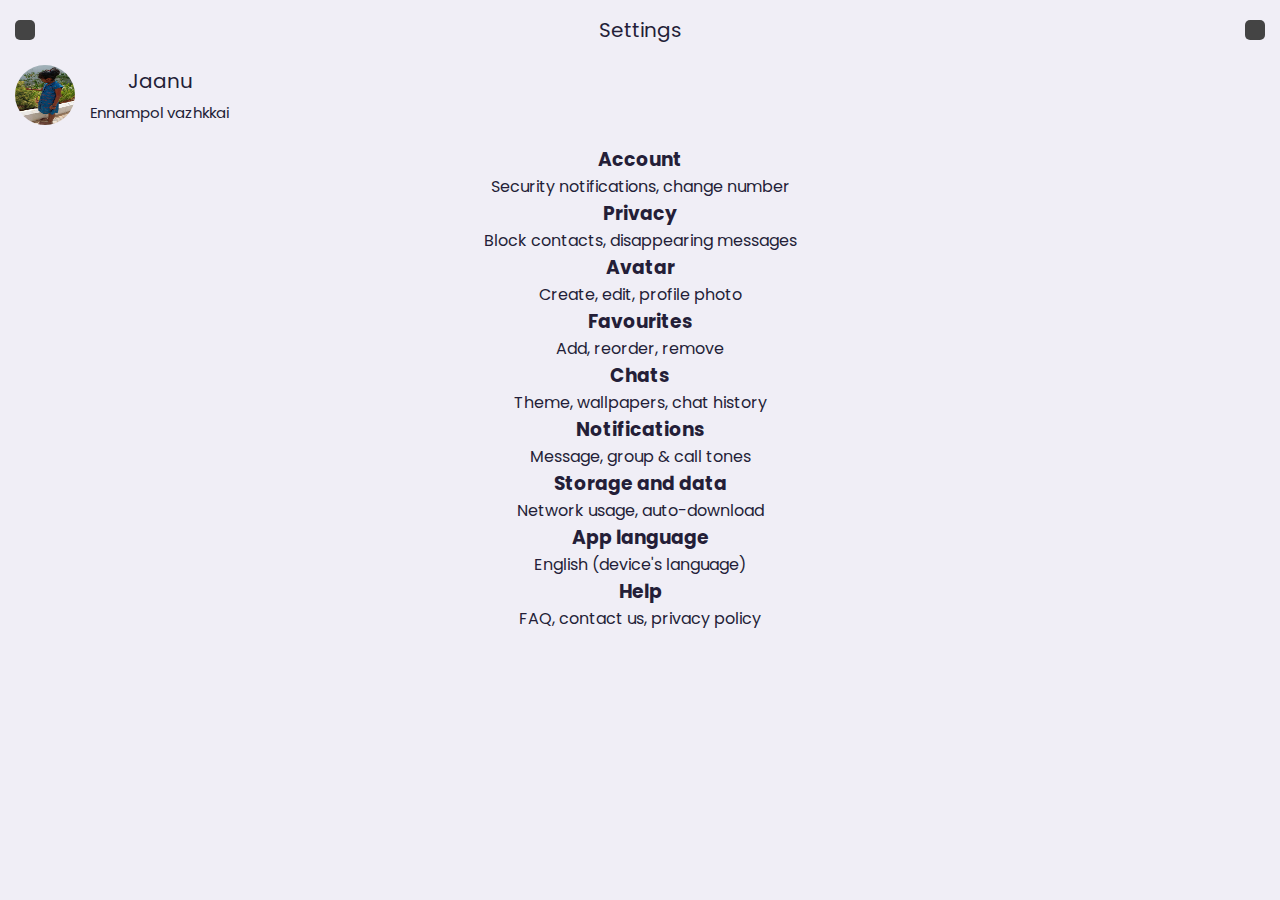
<file: prfi.html>
<!DOCTYPE html>
<html lang="en">
<head>
    <meta charset="UTF-8">
    <meta name="viewport" content="width=device-width, initial-scale=1.0">
    <title>Settings</title>
    <link rel="stylesheet" href="style.css">
</head>
<body>
    <div class="settings-container">
        <div class="header">
            <span class="back-arrow"></span>
            <h1>Settings</h1>
            <span class="search-icon"></span>
        </div>
        <div class="profile-section">
            <img src="natchi.jpg" alt="Profile Image" class="profile-img">
            <div class="profile-details">
                <h2>Jaanu</h2>
                <p>Ennampol vazhkkai</p>
            </div>
            <div class="icons">
                <span class="icon qr-code"></span>
                <span class="icon dropdown"></span>
            </div>
        </div>
        <div class="menu-section">
            <div class="menu-item">
                <span class="icon key"></span>
                <div class="menu-text">
                    <h3>Account</h3>
                    <p>Security notifications, change number</p>
                </div>
            </div>
            <div class="menu-item">
                <span class="icon lock"></span>
                <div class="menu-text">
                    <h3>Privacy</h3>
                    <p>Block contacts, disappearing messages</p>
                </div>
            </div>
            <div class="menu-item">
                <span class="icon avatar"></span>
                <div class="menu-text">
                    <h3>Avatar</h3>
                    <p>Create, edit, profile photo</p>
                </div>
            </div>
            <div class="menu-item">
                <span class="icon heart"></span>
                <div class="menu-text">
                    <h3>Favourites</h3>
                    <p>Add, reorder, remove</p>
                </div>
            </div>
            <div class="menu-item">
                <span class="icon chat"></span>
                <div class="menu-text">
                    <h3>Chats</h3>
                    <p>Theme, wallpapers, chat history</p>
                </div>
            </div>
            <div class="menu-item">
                <span class="icon bell"></span>
                <div class="menu-text">
                    <h3>Notifications</h3>
                    <p>Message, group & call tones</p>
                </div>
            </div>
            <div class="menu-item">
                <span class="icon data"></span>
                <div class="menu-text">
                    <h3>Storage and data</h3>
                    <p>Network usage, auto-download</p>
                </div>
            </div>
            <div class="menu-item">
                <span class="icon globe"></span>
                <div class="menu-text">
                    <h3>App language</h3>
                    <p>English (device's language)</p>
                </div>
            </div>
            <div class="menu-item">
                <span class="icon help"></span>
                <div class="menu-text">
                    <h3>Help</h3>
                    <p>FAQ, contact us, privacy policy</p>
                </div>
            </div>
        </div>
    </div>
</body>
</html>
</file>
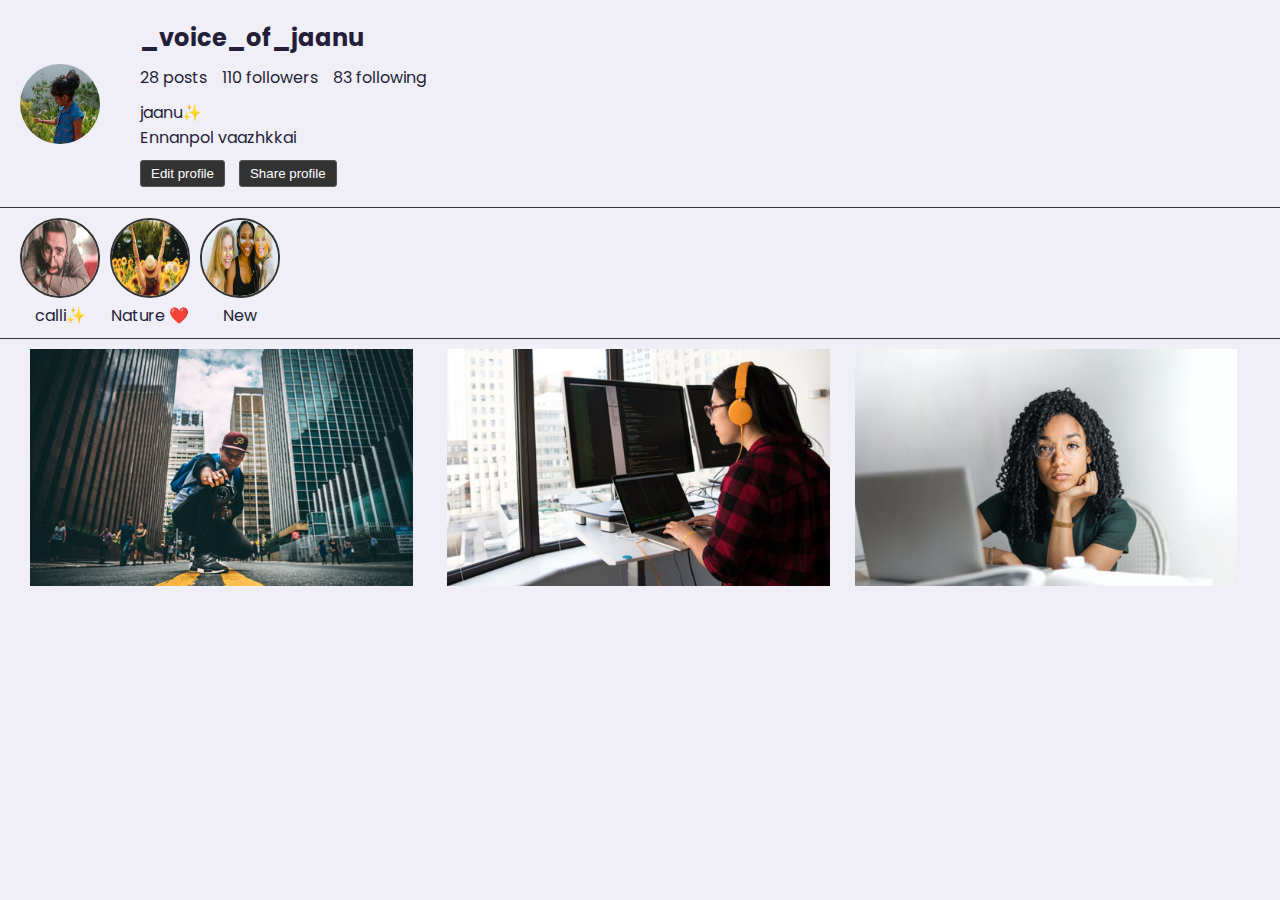
<file: profile.html>
<!DOCTYPE html>
<html lang="en">
<head>
    <meta charset="UTF-8">
    <meta name="viewport" content="width=device-width, initial-scale=1.0">
    <title>Instagram Profile Clone</title>
    <link rel="stylesheet" href="style.css">
</head>
<body>
    <div class="profile-header">
        <div class="profile-pic">
            <img src="natchi.jpg" alt="Profile Picture">
        </div>
        <div class="profile-info">
            <h1>_voice_of_jaanu</h1>
            <div class="stats">
                <span>28 posts</span>
                <span>110 followers</span>
                <span>83 following</span>
            </div>
            <div class="bio">
                <p>jaanu✨<br>Ennanpol vaazhkkai</p>
            </div>
            <div class="profile-actions">
                <button>Edit profile</button>
                <button>Share profile</button>
            </div>
        </div>
    </div>

    <div class="highlights">
        <div class="highlight">
            <img src="feed-2.jpg" alt="Highlight 1">
            <span>calli✨</span>
        </div>
        <div class="highlight">
            <img src="feed-3.jpg" alt="Highlight 2">
            <span>Nature ❤️</span>
        </div>
        <div class="highlight">
            <img src="feed-4.jpg" alt="Highlight 3">
            <span>New</span>
        </div>
    </div>

    <div class="posts">
        <!-- Add your posts here -->
        <div class="post">
            <img src="feed-5.jpg" alt="Post 1" style="margin-right: 30px; margin-left: 30px;">
        </div>
        <div class="post">
            <img src="feed-6.jpg" alt="Post 2" style="margin-left:20px; margin-right: 50px;">
        </div>
        <div class="post">
            <img src="feed-7.jpg" alt="Post 3">
        </div>
        <!-- Add more posts as needed -->
    </div>

    <script src="script.js"></script>
</body>
</html>
</file>
<file: style.css>
@import url('https://fonts.googleapis.com/css2?family=Poppins:wght@300;400;500;600&display=swap');


:root {
    --primary-color-hue: 252;
    --dark-color-lightness: 17%;
    --light-color-lightness: 95%;
    --white-color-lightness: 100%;

    --color-white: hsl(252, 30%, var(--white-color-lightness));
    --color-light: hsl(252, 30%, var(--light-color-lightness));
    --color-grey: hsl(252, 15%, 65%);
    --color-primary: hsl(var(--primary-color-hue), 75%, 60%);
    --color-secondary: hsl(252, 100%, 90%);
    --color-success: hsl(120, 95%, 65%);
    --color-danger: hsl(0, 95%, 65%);
    --color-dark: hsl(252, 30%, var(--dark-color-lightness));
    --color-black: hsl(252, 30%, 10%);

    --border-radius: 2rem;
    --card-border-radius: 1rem;
    --btn-padding: 0.6rem 2rem;
    --search-padding: 0.6rem 1rem;
    --card-padding: 1rem;

    --sticky-top-left: 5.4rem;
    --sticky-top-right: -18rem;

}

*, *::before, *::after {
    margin: 0;
    padding: 0;
    outline: 0;
    box-sizing: border-box;
    text-decoration: none;
    list-style: none;
    border: none;
}

body {
    font-family: 'Poppins', sans-serif;
    color: var(--color-dark);
    background: var(--color-light);
    overflow-x: hidden;
}

/* =============== General Style ============== */
.container {
    width:80%;
    margin: 0 auto;
}

.profile-photo {
    width: 2.7rem;
    aspect-ratio: 1/1;
    border-radius: 50%;
    overflow: hidden;
}

img {
    display: block;
    width: 100%;
}

.btn {
    display: inline-block;
    padding: var(--btn-padding);
    font-weight: 500;
    border-radius: var(--border-radius);
    cursor: pointer;
    transition: all 300ms ease;
    font-size: 0.9rem;
}

.btn:hover {
    opacity: 0.8;
}

.btn-primary {
    background: var(--color-primary);
    color: var(--color-white);
}

.text-bold {
    font-weight: 500;
}

.text-muted {
    color: var(--color-grey);
}

/* =============== Navbar ============== */
nav {
    width: 100%;
    background: var(--color-white);
    padding: 0.7rem 0;
    position: fixed;
    top: 0;
    z-index: 10;
}

nav .container {
    display: flex;
    align-items: center;
    justify-content: space-between;

}

.search-bar {
    background: var(--color-light);
    border-radius: var(--border-radius);
    padding: var(--search-padding);
}

.search-bar input[type="search"] {
    background: transparent;
    width: 30vw;
    margin-left: 1rem;
    font-size: 0.9rem;
    color: var(--color-dark);
}

nav .search-bar input[type="search"]::placeholder {
    color: var(--color-grey);
}

nav .create {
    display: flex;
    align-items: center;
    gap: 2rem;
}

/* =============== Main ============== */
main {
    position: relative;
    top: 5.4rem;
}

main .container {
    display: grid;
    grid-template-columns: 18vw auto  20vw;
    column-gap: 2rem;
    position: relative;
}

/* =============== Left ============== */
main .container .left {
    height: max-content;
    position: sticky;
    top: var(--sticky-top-left);
}

main .container .left .profile {
    padding: var(--card-padding);
    background: var(--color-white);
    border-radius: var(--card-border-radius);
    display: flex;
    align-items: center;
    column-gap: 1rem;
    width: 100%;
}

/* =============== Sidebar ============== */
.left .sidebar {
    margin-top: 1rem;
    background: var(--color-white);
    border-radius: var(--card-border-radius);

}

.left .sidebar .menu-item {
    display: flex;
    align-items: center;
    height: 4rem;
    cursor: pointer;
    transition: all 300ms ease;
    position: relative;
}

.left .sidebar .menu-item:hover {
    background: var(--color-light);
}

.left .sidebar i {
    font-size: 1.4rem;
    color: var(--color-grey);
    margin-left: 2rem;
    position: relative;
}

.left .sidebar i .notification-count {
    background: var(--color-danger);
    color: white;
    font-size: 0.7rem;
    width: fit-content;
    border-radius: 0.8rem;
    padding: 0.1rem 0.4rem;
    position: absolute;
    top: -0.2rem;
    right: -0.3rem;
}

.left .sidebar h3 {
    margin-left: 1.5rem;
    font-size: 1rem;
}

.left .sidebar .active {
    background: var(--color-light);
}

.left .sidebar .active i, 
.left .sidebar .active h3 {
    color: var(--color-primary);
}

.left .sidebar .active::before {
    content: "";
    display: block;
    width: 0.5rem;
    height: 100%;
    position: absolute;
    background: var(--color-primary);
}

.left .sidebar .menu-item:first-child.active {
    border-top-left-radius: var(--card-border-radius);
    overflow: hidden;
}

.left .sidebar .menu-item:last-child.active {
    border-bottom-left-radius: var(--card-border-radius);
    overflow: hidden;
}

.left .btn {
    margin-top: 1rem;
    width: 100%;
    text-align: center;
    padding: 1rem 0;
    margin-bottom: 0.7rem;
}

/* =============== Notification Popup ============== */
.left .notifications-popup {
    position: absolute;
    top: 0;
    left: 110%;
    width: 30rem;
    background: var(--color-white);
    border-radius: var(--card-border-radius);
    padding: var(--card-padding);
    box-shadow: 0 0 2rem hsl(var(--color-primary), 75%, 60%, 25%);
    z-index: 8;
    display: none;
}

.left .notifications-popup::before {
    content: "";
    width: 1.2rem;
    height: 1.2rem;
    display: block;
    background: var(--color-white);
    position: absolute;
    left: -0.6rem;
    transform: rotate(45deg);
}

.left .notifications-popup > div {
    display: flex;
    align-items: start;
    gap: 1rem;
    margin-bottom: 1rem;
}

.left .notifications-popup small {
    display: block;
}

/* =============== Middle ============== */
/* =============== Stories ============== */
.middle .stories {
    display: flex;
    justify-content: space-between;
    height: 12rem;
    gap: 0.5rem;
}

.middle .stories .story {
    padding: var(--card-padding);
    border-radius: var(--card-border-radius);
    display: flex;
    flex-direction: column;
    justify-content: space-between;
    align-items: center;
    color: white;
    font-size: 0.75rem;
    width: 100%;
    position: relative;
    overflow: hidden;
}

.middle .stories .story::before {
    content: "";
    display: block;
    width: 100%;
    height: 5rem;
    background: linear-gradient(transparent, rgba(0,0,0,0.75));
    position: absolute;
    bottom: 0;
}

.middle .stories .story .name {
    z-index: 0;
}

.middle .stories .story:nth-child(1) {
    background: url("./images/story-1.jpg")
    no-repeat center center/cover;
}

.middle .stories .story:nth-child(2) {
    background: url("./images/story-2.jpg")
    no-repeat center center/cover;
}

.middle .stories .story:nth-child(3) {
    background: url("./images/story-3.jpg")
    no-repeat center center/cover;
}

.middle .stories .story:nth-child(4) {
    background: url("./images/story-4.jpg")
    no-repeat center center/cover;
}

.middle .stories .story:nth-child(5) {
    background: url("./images/story-5.jpg")
    no-repeat center center/cover;
}

.middle .stories .story:nth-child(6) {
    background: url("./images/story-6.jpg")
    no-repeat center center/cover;
}

.middle .story .profile-photo {
    width: 2rem;
    height: 2rem;
    align-self: start;
    border: 3px solid var(--color-light);
}

/* =============== Create Post ============== */
.middle .create-post {
    width: 100%;
    display: flex;
    align-items: center;
    justify-content: space-between;
    margin-top: 1rem;
    background: var(--color-white);
    padding: 0.4rem var(--card-padding);
    border-radius: var(--border-radius);
}

.middle .create-post input[type="text"] {
    width: 100%;
    justify-self: start;
    padding-left: 1rem;
    background: transparent;
    color: var(--color-dark);
    margin-right: 1rem;
}

/* =============== Feeds ============== */
.middle .feeds .feed {
    background: var(--color-white);
    border-radius: var(--card-border-radius);
    padding: var(--card-padding);
    margin: 1rem 0;
    font-size: 0.85rem;
    line-height: 1.5;
}

.middle .feed .head {
    display: flex;
    justify-content: space-between;
}

.middle .feed .user {
    display: flex;
    gap: 1rem;
}

.middle .feed .photo {
    border-radius: var(--card-border-radius);
    overflow: hidden;
    margin: 0.7rem 0;
}

.middle .feed .action-buttons {
    display: flex;
    justify-content: space-between;
    align-items: center;
    font-size: 1.4rem;
    margin: 0.6rem 0;
}

.middle .liked-by {
    display: flex;
}

.middle .liked-by span {
    width: 1.4rem;
    height: 1.4rem;
    display: block;
    border-radius:50%;
    overflow: hidden;
    border: 2px solid var(--color-white);
    margin-left: -0.6rem;
}

.middle .liked-by span:first-child {
    margin: 0;
}

.middle .liked-by p {
    margin-left: 0.5rem;
}

/* =============== Right ============== */
main .container .right {
    height: max-content;
    position: sticky;
    top: var(--sticky-top-right);
    bottom: 0;
}

/* =============== Messages ============== */
.right .messages {
    background: var(--color-white);
    border-radius: var(--card-border-radius);
    padding: var(--card-padding);
}

.right .messages .heading {
    display: flex;
    align-items: center;
    justify-content: space-between;
    margin-bottom: 1rem;
}

.right .messages i {
    font-size: 1.4rem;
}

.right .messages .search-bar {
    display: flex;
    margin-bottom: 1rem;
}

.right .messages .category {
    display: flex;
    justify-content: space-between;
    margin-bottom: 1rem;
}

.right .messages .category h6 {
    width: 100%;
    text-align: center;
    border-bottom: 4px solid var(--color-light);
    padding-bottom: 0.5rem;
    font-size: 0.75rem;
}

.right .messages .category .active {
    border-color: var(--color-dark);
}

.right .messages .message-requests {
    color: var(--color-primary);
}

.right .messages .message {
    display: flex;
    gap: 1rem;
    margin-bottom: 1rem;
    align-items: start;
}

.right .message .profile-photo {
    position: relative;
    overflow: visible;
}

.right .profile-photo img {
    border-radius: 50%;
}

.right .messages .message:last-child {
    margin: 0;
}

.right .messages .message p {
    font-size:0.8rem;
}

.right .messages .message .profile-photo .active {
    width: 0.8rem;
    height: 0.8rem;
    border-radius: 50%;
    border: 3px solid var(--color-white);
    background: var(--color-success);
    position: absolute;
    bottom: 0;
    right: 0;
}

/* =============== Friend Requests ============== */
.right .friend-requests {
    margin-top: 1rem;
}

.right .friend-requests h4 {
    color: var(--color-grey);
    margin: 1rem 0;
}

.right .request {
    background: var(--color-white);
    padding: var(--card-padding);
    border-radius: var(--card-border-radius);
    margin-bottom: 0.7rem;
}

.right .request .info {
    display: flex;
    gap: 1rem;
    margin-bottom: 1rem;
}

.right .request .action {
    display: flex;
    gap: 1rem;
}

/* =============== Theme Customization ============== */
.customize-theme {
    background: rgba(0, 0, 0, 0.5);
    width: 100vw;
    height: 100vh;
    position: fixed;
    top: 0;
    left: 0;
    z-index: 100%;
    text-align: center;
    display: grid;
    place-items: center;
    display: none;
}

.customize-theme .card {
    background: var(--color-white);
    padding: 3rem;
    border-radius: var(--card-border-radius);
    width:50%;
    box-shadow: 0 0 1rem var(--color-primary);
}

/* =============== Font Size ============== */
.customize-theme .font-size {
    margin-top: 5rem;
}

.customize-theme .font-size > div {
    display: flex;
    justify-content: space-between;
    align-items: center;
    background: var(--color-light);
    padding: var(--search-padding);
    border-radius: var(--card-border-radius);
}

.customize-theme .choose-size {
    background: var(--color-secondary);
    height: 0.3rem;
    width: 100%;
    margin: 0 1rem;
    display: flex;
    justify-content: space-between;
    align-items: center;
}

.customize-theme .choose-size span {
    width: 1rem;
    height: 1rem;
    background: var(--color-secondary);
    border-radius: 50%;
    cursor: pointer;
}

.customize-theme .choose-size span.active {
    background: var(--color-primary);
}

/* =============== Color ============== */
.customize-theme .color {
    margin-top: 2rem;
}

.customize-theme .choose-color {
    background: var(--color-light);
    padding: var(--search-padding);
    border-radius: var(--card-border-radius);
    display: flex;
    align-items: center;
    justify-content: space-between;
}

.customize-theme .choose-color span {
    width: 2.2rem;
    height: 2.2rem;
    border-radius: 50%;
}

.customize-theme .choose-color span:nth-child(1) {
    background: hsl(233, 60%, 16%);
}

.customize-theme .choose-color span:nth-child(2) {
    background: hsl(52, 75%, 60%);
}

.customize-theme .choose-color span:nth-child(3) {
    background: hsl(352, 75%, 60%);
}

.customize-theme .choose-color span:nth-child(4) {
    background: hsl(152, 75%, 60%);
}

.customize-theme .choose-color span:nth-child(5) {
    background: hsl(202, 75%, 60%);
}

.customize-theme .choose-color span.active {
    border: 5px solid var(--color-secondary);
}

/* =============== Background ============== */
.customize-theme .background {
    margin-top: 2rem;
}

.customize-theme .choose-bg {
    display: flex;
    align-items: center;
    justify-content: space-between;
    gap: 1.5rem;
}

.customize-theme .choose-bg > div {
    padding: var(--card-padding);
    width: 100%;
    display: flex;
    align-items: center;
    font-size: 1rem;
    font-weight: bold;
    border-radius: 0.4rem;
    cursor: pointer;
}

.customize-theme .choose-bg > div.active {
    border: 2px solid var(--color-primary);
}

.customize-theme .choose-bg .bg-1 {
    background: white;
    color: black;
}

.customize-theme .choose-bg .bg-2 {
    background: hsl(252, 30%, 17%);
    color: white;
}

.customize-theme .choose-bg .bg-3 {
    background: hsl(252, 30%, 10%);
    color: white;
}

.customize-theme .choose-bg > div span {
    width: 2rem;
    height: 2rem;
    border: 2px solid var(--color-grey);
    border-radius: 50%;
    margin-right: 1rem;
}

/* ================= 
MEDIA QUERIES FOR SMALL LAPTOP AND BIG TABLETS 
==================== */

@media screen and (max-width: 1200px) {
    .container {
        width: 96%;
    }

    main .container {
        grid-template-columns: 5rem auto 30vw;
        gap: 1rem;
    }

    .left {
        width: 5rem;
        z-index: 5;
    }

    main .container .left .profile {
        display: none;
    }

    .sidebar h3 {
        display: none;
    }

    .left .btn {
        display: none;
    }

    .customize-theme .card {
        width: 80vw;
    }
}

/* ================= 
MEDIA QUERIES FOR SMALL TABLETS AND MOBILE PHONES
==================== */

@media screen and (max-width: 992px) {
    nav .search-bar {
        display: none;
    }

    main .container {
        grid-template-columns: 0 auto 5rem;
        gap: 0;
    }

    main .container .left {
        grid-column: 3/4;
        position: fixed;
        bottom: 0;
        right: 0;
    }

    /* Notification Popup */
    .left .notifications-popup { 
        position: absolute;
        left: -20rem;
        width: 20rem;
    }

    .left .notifications-popup::before {
        display: absolute;
        top: 1.3rem;
        left: 1rem;
        display: block;
    }

    main .container .middle {
        grid-column: 1/3;
    }

    main .container .right {
        display: none;
    }

    .customize-theme .card {
        width: 80vw; 
    }
}










/* message */



prfi body {
    margin: 0;
    font-family: 'Arial', sans-serif;
    background-color: #121212;
    color: white;
}

.settings-container {
    padding: 15px;
}

.header {
    display: flex;
    align-items: center;
    justify-content: space-between;
    margin-bottom: 20px;
}

.header h1 {
    font-size: 20px;
    margin: 0;
    font-weight: 400;
}

.back-arrow, .search-icon {
    width: 20px;
    height: 20px;
    background-color: #444;
    border-radius: 5px;
}

.profile-section {
    display: flex;
    align-items: center;
    margin-bottom: 20px;
    text-align: center;
}

.profile-img {
    width: 60px;
    height: 60px;
    border-radius: 50%;
    align-items: center;
}

.profile-details {
    margin-left: 15px;
    text-align: center;
    
}

.profile-details h2 {
    margin: 0;
    font-size: 20px;
    font-weight: 400;
}

.profile-details p {
    margin: 5px 0 0 0;
    font-size:15px;
}
.settings-container{
    text-align: center;
}



/* profile */

    profile body {
    font-family: Arial, sans-serif;
    background-color: #000;
    color: #fff;
    margin: 0;
    padding: 0;
}

.profile-header {
    display: flex;
    align-items: center;
    padding: 20px;
    border-bottom: 1px solid #333;
}

.profile-pic {
    width: 80px;
    height: 80px;
    border-radius: 50%;
    overflow: hidden;
    margin-right: 40px;
}

.profile-pic img {
    width: 100%;
    height: auto;
}

.profile-info {
    flex-grow: 1;
}

.profile-info h1 {
    margin: 0;
    font-size: 24px;
}

.stats {
    display: flex;
    gap: 15px;
    margin: 10px 0;
}

.bio {
    margin-bottom: 10px;
}

.profile-actions button {
    background-color: #333;
    border: 1px solid #555;
    color: #fff;
    padding: 5px 10px;
    margin-right: 10px;
    cursor: pointer;
    border-radius: 3px;
}

.highlights {
    display: flex;
    gap: 10px;
    padding: 10px 20px;
    border-bottom: 1px solid #333;
}

.highlight {
    text-align: center;
}

.highlight img {
    width: 80px;
    height: 80px;
    border-radius: 50%;
    margin-bottom: 5px;
    border: 2px solid #333;
}

.posts {
    display: grid;
    grid-template-columns: repeat(3, 1fr);
    gap: 2px;
    padding: 10px 0;

}

.post img {
    width: 90%;
    height: auto;
    display: block;
}
</file>
